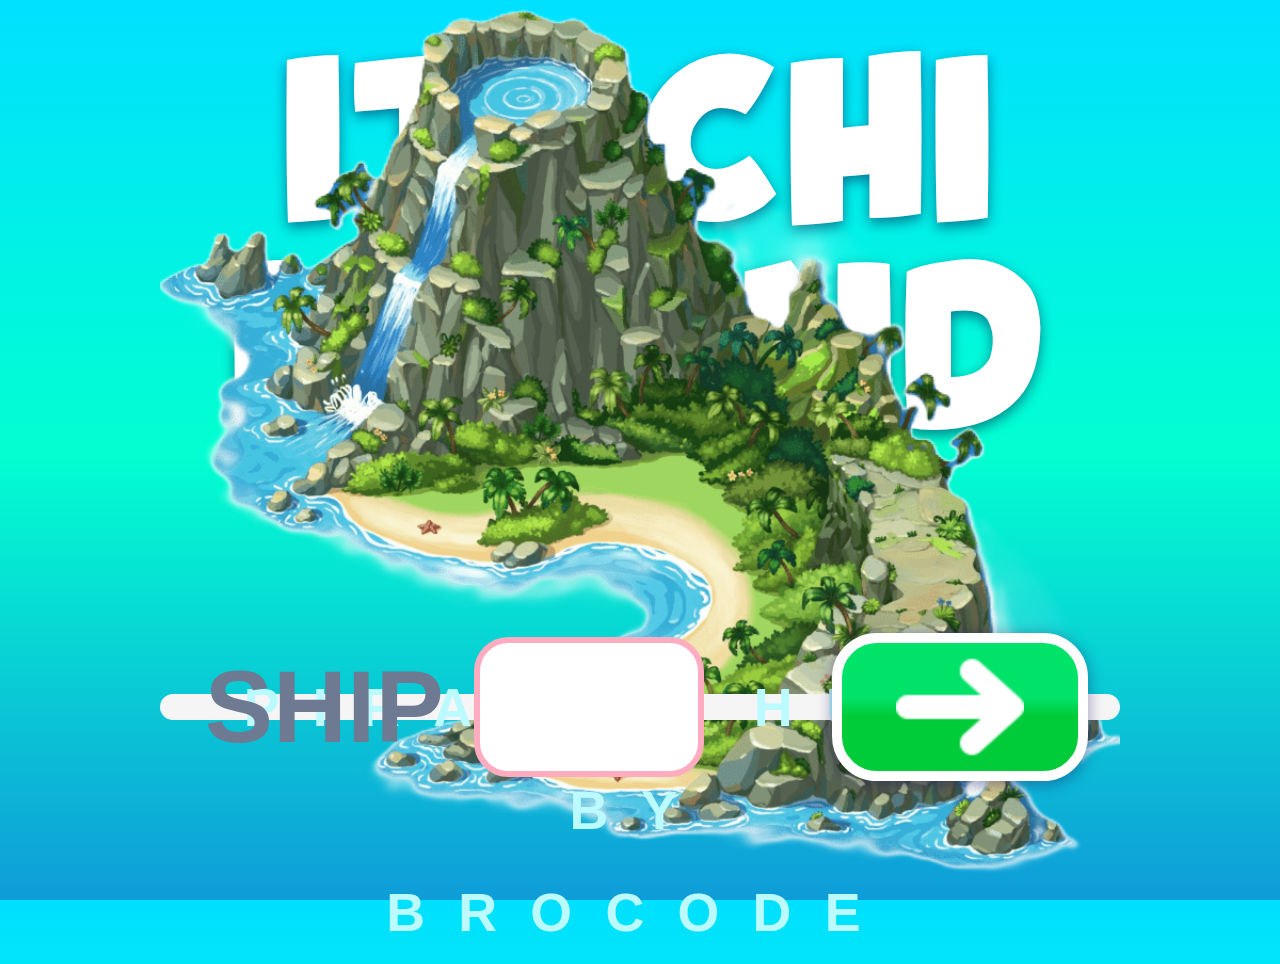
<file: index.html>
<!DOCTYPE html>
<html lang="en">
<head>
    <meta charset="UTF-8">
    <meta name="viewport" content="width=device-width, initial-scale=1.0">
    <title>ITACHI ISLAND</title>
    <link rel="stylesheet" href="styles/intro.css">
    <script src="scripts/intro.js" defer></script>
</head>

<body>
    <div class="title-part">
        <div class="title-text">
            <span>ITACHI</span>
            <span>ISLAND</span>
        </div>
    </div>
    
    <div class="island-part">
        <img src="assets/island.png" alt="island" class="island-image">
    </div>

    <div class="first-screen">
        <div class="register-box">
            <div class="text-box">SHIP</div>
            <input type="number" class="input-box" placeholder="" min="11" max="99">
            <button class="enter-button" onclick="handleForwardClick()">
                <img src="assets/forward-arrow.png" alt="forward" class="forward-arrow-image">
            </button>
        </div>
        <div class="credits">
            <div class="credits-text">
                <span>PIRATES HUNT</span>
                <span>BY</span>
                <span>BROCODE</span>
            </div>
        </div>
    </div>
    
    <div class="second-screen">
        <div class="chatbox">
            <div class="message" id="animated-message">-</div>
        </div>
        <img src="assets/character.png" alt="character" class="character-image">
        <div class="navigator">
            <button class="backward-button" onclick="handleBackwardClick()">
                <img src="assets/forward-arrow.png" alt="backward" class="backward-arrow-image">
            </button>
            <div class="ship-mark">#00</div>
            <button class="forward-button" onclick="handleNextClick()">
                <img src="assets/forward-arrow.png" alt="forward" class="forward-arrow-image">
            </button>
        </div>
    </div>
</body>

</html>
</file>
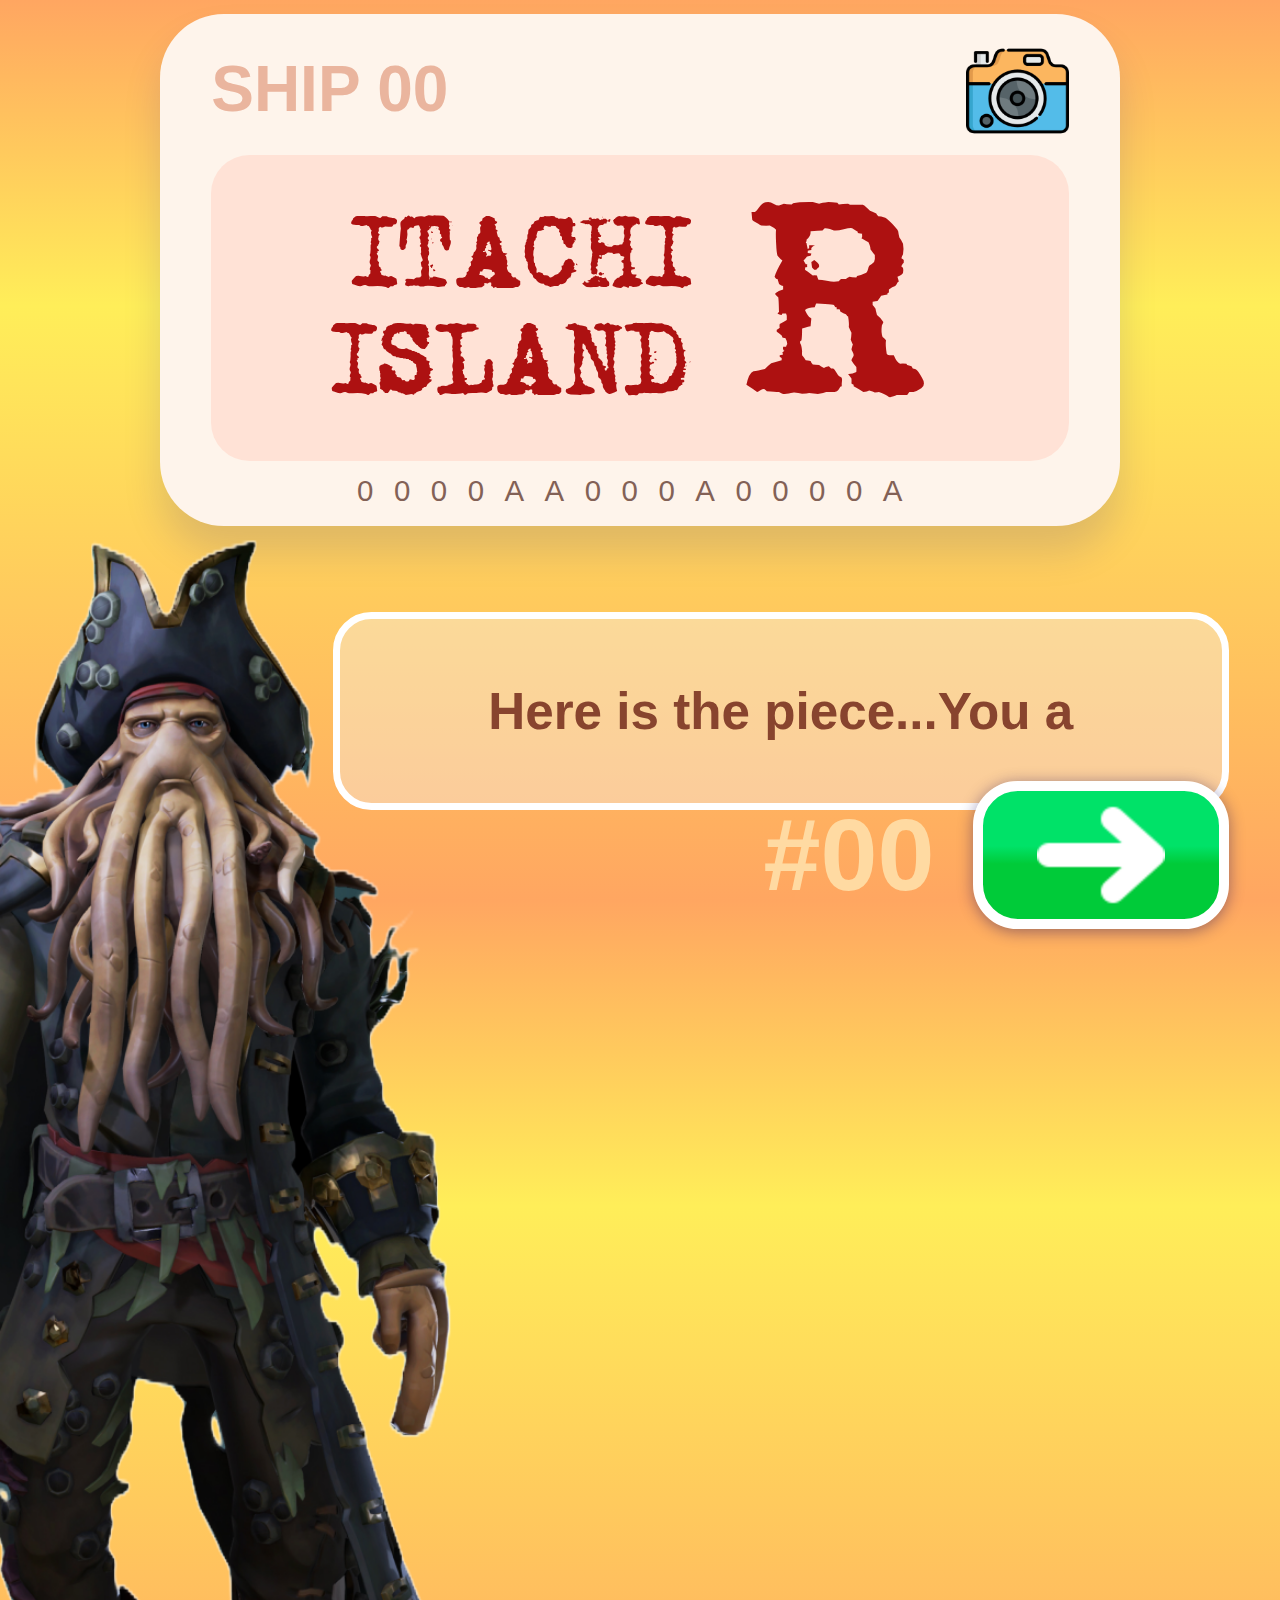
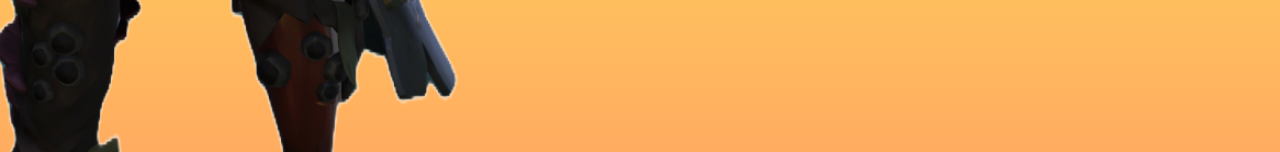
<file: outro.html>
<!DOCTYPE html>
<html lang="en">
<head>
    <meta charset="UTF-8">
    <meta name="viewport" content="width=device-width, initial-scale=1.0">
    <title>ITACHI ISLAND</title>
    <link rel="stylesheet" href="styles/outro.css">
    <script src="scripts/outro.js" defer></script>
</head>

<body>
    <div class="reward-part">
        <div class="ticket">
            <div class="notificaton">
                <div class="ship-no">SHIP 00</div>
                <img src="assets/camera.png" alt="camera Icon" class="camera-icon">
            </div>
            <div class="center-box">
                <span class="island-text">ITACHI ISLAND</span>
                <span class="treasure-text">R</span>
            </div>
            <div class="bottom-code">0000AA000A0000A</div>
        </div>
    </div>
    <div class="connect-part">
        <div class="chatbox">
            <div class="message" id="animated-message">-</div>
        </div>
        <img src="assets/character.png" alt="character" class="character-image">
        <div class="navigator">
            <button class="backward-button" onclick="handleBackwardClick()">
                <img src="assets/forward-arrow.png" alt="backward" class="backward-arrow-image">
            </button>
            <div class="ship-mark">#00</div>
            <button class="forward-button" onclick="handleNextClick()">
                <img src="assets/forward-arrow.png" alt="forward" class="forward-arrow-image">
            </button>
        </div>
    </div>
    
    <div class="clue-part">
        <img src="assets/clue.png" alt="if you don't see an image here...call us" class="clue-image">
        <div class="base-mark">this is base 9</div>
    </div>
</body>
</file>
<file: styles/intro.css>
@font-face {
    font-family: 'Funky';
    src: url('../fonts/kids-magazine.ttf') format('truetype');
}

* {
    margin: 0;
    padding: 0;
    box-sizing: border-box;
}

body {
    height: 100svh;
    font-family: gotham, sans-serif;
    display: flex;
    flex-direction: column;
    background: linear-gradient(0deg, #0F9CD8 0%, #02FFD1 50%, #00E0FF 100%);
    user-select: none;
    overflow: hidden;
    
}









.title-part {
    height: 22vh;
    display: flex;
    justify-content: center;
    width: 100%;
    font-family: "Funky", gotham, sans-serif;
    background-color: transparent;
    position: absolute;
    top: 4vh;
}

.title-text {
    font-size: 12vw;
    color: #ffffff;
    text-shadow: 0 0.4vw 1.4vh #09003a7c;
    line-height: 16vw;
    text-align: center;
    display: block;
    animation: bounce 3s ease-in-out infinite;
}

.island-part {
    position: absolute;
    /* top: 22vh; */
    bottom: 27vh;
    height: 48vh;
    width: 100%;
    display: flex;
    justify-content: center;
    align-items: center;
    background-color: transparent;
}

.island-image {
    width: 75vw;
    height: auto;
    filter: saturate(70%);
}










.first-screen {
    display: flex;
    flex-direction: column;
    height: 30vh;
    width: 100%;
    background-color: transparent;
    position: absolute;
    bottom: 0;
    /* display: none; */
}

.register-box {
    justify-content: space-between;
    align-items: center;
    margin-top: 5vw;
    height: 14vw;
    width: 75vw;
    background-color: #f5f5f5;
    border-radius: 4vw;
    display: flex;
    margin-left: 12.5vw;
}

.text-box {
    font-size: 8vw;
    font-weight: bold;
    position: absolute;
    left: 16vw;
    color: #6d7a91;
}

.input-box {
    color: #778091;
    width: 18vw;
    height: 11vw;
    font-size: 8vw;
    border-radius: 2.7vw;
    text-align: center;
    font-weight: bold;
    border: 0.5vw solid #ffacc1;
    position: absolute;
    left: 37vw;
}

.enter-button {
    width: 20vw;
    height: 11.5vw;
    background-image: linear-gradient(0deg, #00CB39 43%, #00E268 57%);
    border: 0.8vw solid #ffffff;
    border-radius: 3.5vw;
    display: box;
    align-items: center;
    justify-content: center;
    font-weight: bold;
    box-shadow: 0px 0.2vw 1.2vw #190a5a6b;
    position: absolute;
    right: 15vw;
}


.credits {
    height: 20vh;
    width: 100%;
    background-color: transparent;
    display: flex;
    justify-content: center;
    align-items: center;
    text-align: center;
   
}

.credits-text span {
    font-size: 4.2vw;
    font-weight: bold;
    letter-spacing: 2.6vw;
    color: #bbfbff;
    line-height: 8vw;
    text-align: center;
    display: block;
}









.second-screen {
    display: flex;
    justify-content: center;
    align-items: center;
    display: none;
    height: 30vh;
    width: 100%;
    background-color: transparent;
    position: absolute;
    bottom: 0;
}

.chatbox {
    position: absolute;
    bottom: 10vh;
    width: 70vw;
    height: 22vh;
    background-color: #f5f5f565;
    border: 0.6vw solid #ffffff;
    border-radius: 3vw;
    display: flex;
    justify-content: center;
    align-items: center;
    margin-left: 30vw;
    margin-right: 8vw;
}

.message {
    font-size: 4vw;
    padding: 3vh 5.5vw;
    font-weight: bold;
    line-height: 3vh;
    color: #497eb0;
    text-align: center;
}

.character-image {
    width: 36vw;
    height: auto;
    position: absolute;
    left: 0;
    top: -10vh;
    /* bottom: -20vw; */
    animation: float 3s ease-in-out infinite;
}

.navigator {
    display: flex;
    justify-content: center;
    align-items: center;
    position: absolute;
    bottom: 2vh;
    width: 68vw;
    height: 6vh;
    background-color: transparent;
    right: 5vw;
}


.forward-button {
    width: 20vw;
    height: 11.5vw;
    background-image: linear-gradient(0deg, #00CB39 43%, #00E268 57%);
    border: 0.8vw solid #ffffff;
    border-radius: 3.5vw;
    display: box;
    align-items: center;
    justify-content: center;
    font-weight: bold;
    box-shadow: 0px 0.2vw 1.2vw #190a5a6b;
    position: absolute;
    right: 15vw;
}

.forward-arrow-image {
    height: 10vw;
    width: auto;
}

.backward-button {
    width: 20vw;
    height: 11.5vw;
    background-color: transparent;
    border-color: transparent;
    display: none;
    align-items: center;
    justify-content: center;
    position: relative;
    left: -29vw;
}

.backward-arrow-image {
    height: 10vw;
    filter:opacity(70%);
    transform: scaleX(-1);
}

.ship-mark {
    font-size: 8vw;
    font-weight: bold;
    right: 22vw;
    position: absolute;
    color: #83e9ff;
}

.navigator .forward-button {
    right: -1vw;
}








button:active {
    transform: translateY(0.3vh);
    transition: transform 0.1s ease-out;
}

@keyframes bounce {
    0% {
        transform: Scale(1);
    }
    50% {
        transform: Scale(0.95);
    }
    100% {
        transform: Scale(1);
    }
}

@keyframes float {
    0% {
        transform: translateY(0);
    }
    50% {
        transform: translateY(1vh);
    }
    100% {
        transform: translateY(0);
    }
}
</file>
<file: styles/outro.css>
@font-face {
    font-family: 'Typewriter';
    src: url('../fonts/typrewriter.ttf') format('truetype');
}

* {
    margin: 0;
    padding: 0;
    box-sizing: border-box;
}

body {
    height: 100svh;
    font-family: gotham, sans-serif;
    display: flex;
    flex-direction: column;
    background: linear-gradient(0deg, #FFA661 0%, #FFEE59 66%, #FFA661 100%);
    user-select: none;
    overflow: hidden;
}







.reward-part {
    height: 50vh;
    display: flex;
    justify-content: center;
    align-items: center;
    margin-top: 5vh;
}

.ticket {
    height: 40vw;
    width: 75vw;
    border-radius: 5vw;
    background-color: #FEF4EB;
    display: flex;
    flex-direction: column;
    justify-content: space-between;
    box-shadow: 0 2vw 3vw #0300a521;
}

.notificaton {
    display: flex;
    justify-content: space-between;
    padding: 2vw 4vw;
    padding-bottom: 0;
}

.ship-no {
    margin-top: 1vw;
    font-size: 5vw;
    font-weight: bold;
    color: #EAB59E;
}

.camera-icon {
    width: 8vw;
}

.center-box {
    margin: 1vw;
    margin-left: 4vw;
    margin-right: 4vw;
    height: 36vw;
    display: flex;
    justify-content: space-between;
    align-items: center;
    padding: 0 4vw;
    background-color: #ffe2d6;
    border-radius: 3vw;
    font-family: 'Typewriter';
    color: #AD1111;
}


.island-text {
    font-size: 7vw;
    display: flex;
    flex-direction: column;
    width: 38vw;
    text-align: right;
    padding-right: 2vw;

}

.treasure-text {
    font-size: 19vw;
    flex-direction: column;
    width: 25vw;
    text-align: left;
    padding-left: 2vw;
}

.bottom-code {
    font-size: 2.3vw;
    text-align: center;
    padding-bottom: 1.4vw;
    letter-spacing: 1.6vw;
    color: #836156;
}














.connect-box {
    display: flex;
    justify-content: center;
    align-items: center;
}

.chatbox {
    position: absolute;
    width: 70vw;
    height: 22vh;
    background-color: #f5f5f565;
    border: 0.6vw solid #ffffff;
    border-radius: 3vw;
    display: flex;
    justify-content: center;
    align-items: center;
    margin-left: 26vw;
    margin-right: 8vw;
    bottom: 10vh;
}

.message {
    width: 100%;
    font-size: 4vw;
    padding: 3vh 5.5vw;
    font-weight: bold;
    line-height: 3vh;
    color: #88442E;
    text-align: center;
    display: flex;
    justify-content: center;
    align-items: center;
    height: 100%;
}

.character-image {
    height: auto;
    width: 36vw;
    position: absolute;
    left: 0;
    top: 60vh;
    /* bottom: -20vw; */
    animation: float 3s ease-in-out infinite;
}

.navigator {
    display: flex;
    justify-content: center;
    align-items: center;
    position: absolute;
    bottom: 2vh;
    width: 68vw;
    height: 6vh;
    background-color: transparent;
    right: 5vw;
}

.forward-button {
    width: 20vw;
    height: 11.5vw;
    background-image: linear-gradient(0deg, #00CB39 43%, #00E268 57%);
    border: 0.8vw solid #ffffff;
    border-radius: 3.5vw;
    display: box;
    align-items: center;
    justify-content: center;
    font-weight: bold;
    box-shadow: 0px 0.2vw 1.2vw #190a5a6b;
    position: absolute;
    right: -1vw;
}

.forward-arrow-image {
    height: 10vw;
    width: auto;
}

.backward-button {
    width: 20vw;
    height: 11.5vw;
    display: none;
    background-color: transparent;
    border-color: transparent;
    align-items: center;
    justify-content: center;
    position: relative;
    left: -30vw;
}

.backward-arrow-image {
    height: 10vw;
    filter:opacity(70%);
    transform: scaleX(-1);
}

.ship-mark {
    font-size: 8vw;
    font-weight: bold;
    right: 22vw;
    position: absolute;
    color: #FFDAA2;
}








.clue-part {
    height: 100svh;
    width: 100%;
    justify-content: center;
    align-items: center;
    display: none;
    flex-direction: column;
    position: absolute;
}

.clue-image {
    position: absolute;
    width: 95vw;
    height: auto;
    margin-bottom: 6vh;
    z-index: 5;
    color: #774417;
    font-size: 6vw;
    font-weight: bold;
}

.base-mark {
    font-size: 6vw;
    font-weight: bold;
    color: #e29653;
    position: absolute;
    bottom: 4vh;
    left: 50%;
    transform: translateX(-50%);
    text-align: center;
}








button:active {
    transform: translateY(0.2vh);
    transition: transform 0.1s ease-out;
}

@keyframes float {
    0% {
        transform: translateY(0);
    }
    50% {
        transform: translateY(1vh);
    }
    100% {
        transform: translateY(0);
    }
}
</file>
